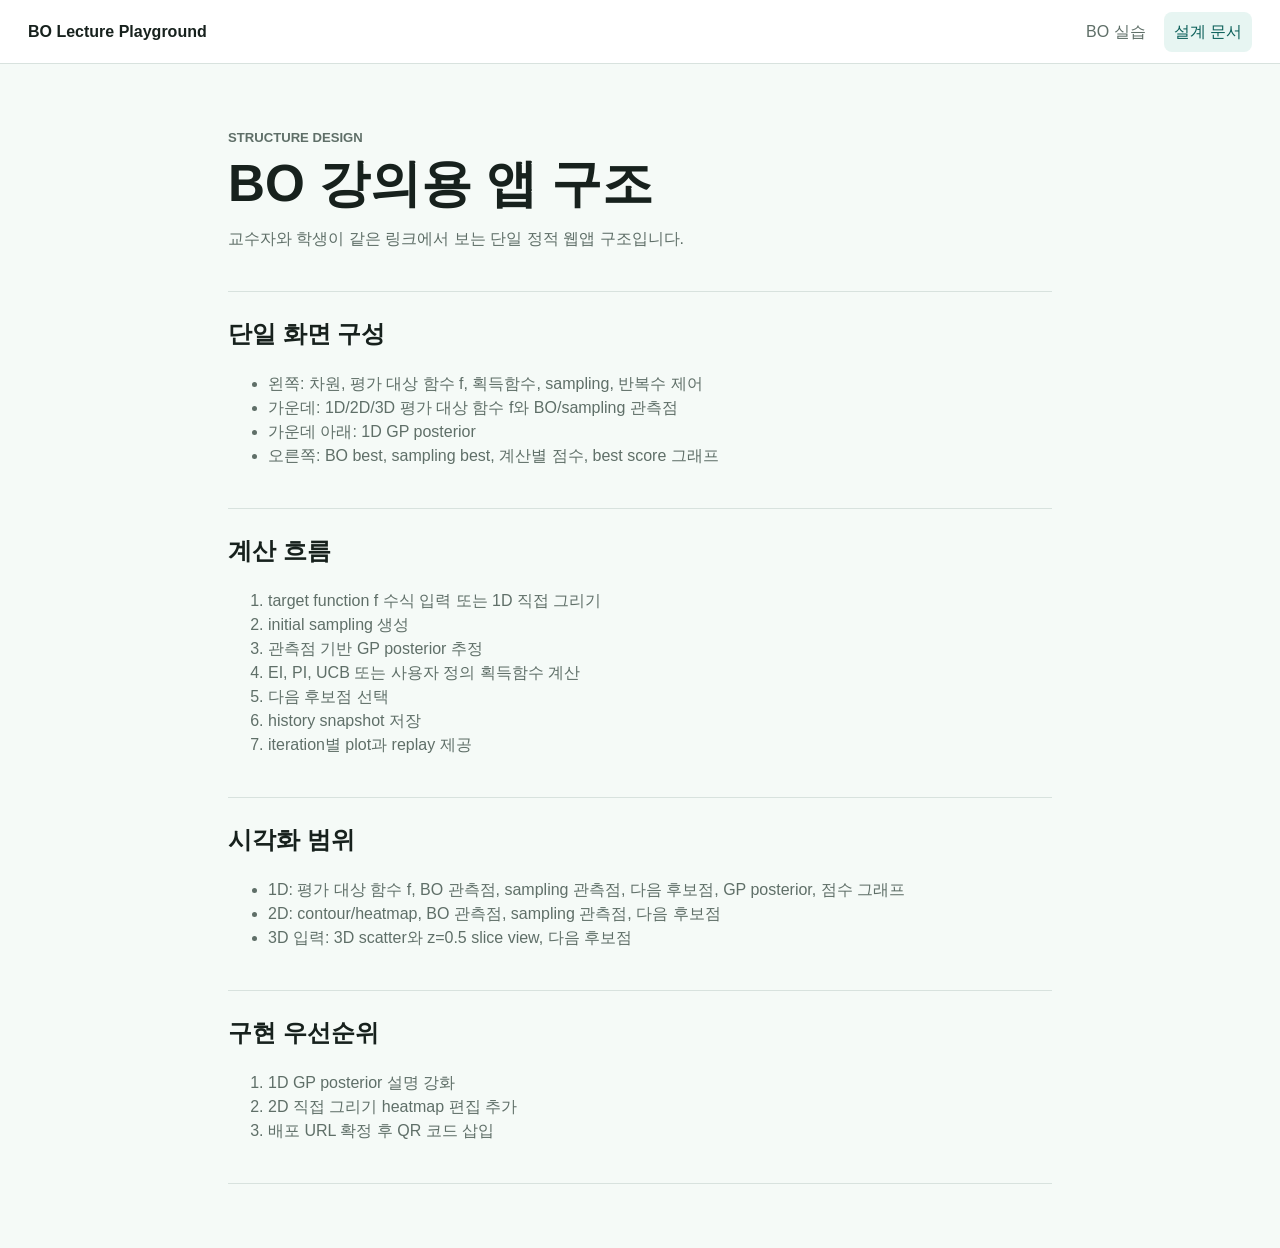
<file: design.html>
<!doctype html>
<html lang="ko">
  <head>
    <meta charset="utf-8">
    <meta name="viewport" content="width=device-width, initial-scale=1">
    <title>설계 문서 | BO Lecture Playground</title>
    <link rel="icon" href="data:,">
    <link rel="stylesheet" href="./assets/css/main.css?v=0.4.3">
  </head>
  <body data-page="home">
    <header class="site-header">
      <a class="brand" href="./index.html">BO Lecture Playground</a>
      <nav class="top-nav" aria-label="Primary">
        <a href="./index.html">BO 실습</a>
        <a href="./design.html" aria-current="page">설계 문서</a>
      </nav>
    </header>

    <main class="doc-page">
      <section class="doc-section">
        <p class="eyebrow">Structure Design</p>
        <h1>BO 강의용 앱 구조</h1>
        <p>
          교수자와 학생이 같은 링크에서 보는 단일 정적 웹앱 구조입니다.
        </p>
      </section>

      <section class="doc-section">
        <h2>단일 화면 구성</h2>
        <ul>
          <li>왼쪽: 차원, 평가 대상 함수 f, 획득함수, sampling, 반복수 제어</li>
          <li>가운데: 1D/2D/3D 평가 대상 함수 f와 BO/sampling 관측점</li>
          <li>가운데 아래: 1D GP posterior</li>
          <li>오른쪽: BO best, sampling best, 계산별 점수, best score 그래프</li>
        </ul>
      </section>

      <section class="doc-section">
        <h2>계산 흐름</h2>
        <ol>
          <li>target function f 수식 입력 또는 1D 직접 그리기</li>
          <li>initial sampling 생성</li>
          <li>관측점 기반 GP posterior 추정</li>
          <li>EI, PI, UCB 또는 사용자 정의 획득함수 계산</li>
          <li>다음 후보점 선택</li>
          <li>history snapshot 저장</li>
          <li>iteration별 plot과 replay 제공</li>
        </ol>
      </section>

      <section class="doc-section">
        <h2>시각화 범위</h2>
        <ul>
          <li>1D: 평가 대상 함수 f, BO 관측점, sampling 관측점, 다음 후보점, GP posterior, 점수 그래프</li>
          <li>2D: contour/heatmap, BO 관측점, sampling 관측점, 다음 후보점</li>
          <li>3D 입력: 3D scatter와 z=0.5 slice view, 다음 후보점</li>
        </ul>
      </section>

      <section class="doc-section">
        <h2>구현 우선순위</h2>
        <ol>
          <li>1D GP posterior 설명 강화</li>
          <li>2D 직접 그리기 heatmap 편집 추가</li>
          <li>배포 URL 확정 후 QR 코드 삽입</li>
        </ol>
      </section>
    </main>

    <script src="./assets/js/app.bundle.js?v=0.6.1" defer></script>
  </body>
</html>
</file>
<file: assets/css/main.css>
:root {
  color-scheme: light;
  --ink: #17211d;
  --muted: #5f6f68;
  --line: #d8e2de;
  --panel: #ffffff;
  --soft: #f5faf7;
  --accent: #0f766e;
  --accent-strong: #0b5f59;
  --blue: #2563eb;
  --warning: #b45309;
  --shadow: 0 16px 40px rgba(23, 33, 29, 0.08);
}

* {
  box-sizing: border-box;
}

body {
  margin: 0;
  background: var(--soft);
  color: var(--ink);
  font-family: Arial, "Noto Sans KR", sans-serif;
  line-height: 1.5;
}

a {
  color: inherit;
}

button,
input,
select,
textarea {
  font: inherit;
}

.site-header {
  display: flex;
  align-items: center;
  justify-content: space-between;
  gap: 24px;
  min-height: 64px;
  padding: 0 28px;
  background: rgba(255, 255, 255, 0.94);
  border-bottom: 1px solid var(--line);
  position: sticky;
  top: 0;
  z-index: 5;
}

.brand {
  font-weight: 800;
  text-decoration: none;
}

.top-nav {
  display: flex;
  align-items: center;
  gap: 8px;
  flex-wrap: wrap;
}

.top-nav a {
  padding: 8px 10px;
  border-radius: 8px;
  color: var(--muted);
  text-decoration: none;
}

.top-nav a[aria-current="page"],
.top-nav a:hover {
  background: #e7f5f2;
  color: var(--accent-strong);
}

.intro-band {
  display: grid;
  grid-template-columns: minmax(0, 1fr) minmax(280px, 380px);
  gap: 36px;
  align-items: center;
  padding: 56px 28px;
  max-width: 1160px;
  margin: 0 auto;
}

.intro-copy h1 {
  max-width: 720px;
  margin: 0 0 16px;
  font-size: clamp(2rem, 4vw, 3.8rem);
  line-height: 1.05;
  letter-spacing: 0;
}

.intro-copy p {
  max-width: 680px;
  color: var(--muted);
  font-size: 1.06rem;
}

.eyebrow {
  margin: 0 0 8px;
  color: var(--accent);
  font-size: 0.82rem;
  font-weight: 800;
  text-transform: uppercase;
}

.button-row {
  display: flex;
  gap: 10px;
  flex-wrap: wrap;
  margin-top: 22px;
}

.button-row.compact {
  margin-top: 16px;
}

.button,
button {
  min-height: 42px;
  border: 1px solid var(--line);
  border-radius: 8px;
  background: #ffffff;
  color: var(--ink);
  padding: 10px 14px;
  text-decoration: none;
  cursor: pointer;
}

.button.primary,
button.primary {
  border-color: var(--accent);
  background: var(--accent);
  color: #ffffff;
}

.button:hover,
button:hover {
  border-color: var(--accent);
}

.access-panel,
.feature-card,
.control-panel,
.explain-panel {
  background: var(--panel);
  border: 1px solid var(--line);
  border-radius: 8px;
  box-shadow: var(--shadow);
}

.access-panel {
  padding: 22px;
}

.access-panel h2,
.feature-card h2,
.control-panel h1,
.explain-panel h2 {
  margin-top: 0;
}

.qr-placeholder {
  display: grid;
  place-items: center;
  width: 160px;
  height: 160px;
  margin: 16px 0;
  border: 1px dashed var(--accent);
  border-radius: 8px;
  color: var(--accent);
  font-weight: 800;
}

.muted {
  color: var(--muted);
}

.content-grid {
  display: grid;
  grid-template-columns: repeat(3, minmax(0, 1fr));
  gap: 16px;
  max-width: 1160px;
  margin: 0 auto;
  padding: 0 28px 56px;
}

.feature-card {
  padding: 20px;
}

.feature-card p {
  color: var(--muted);
}

.site-footer {
  padding: 24px 28px;
  color: var(--muted);
  border-top: 1px solid var(--line);
}

.doc-page {
  max-width: 880px;
  margin: 0 auto;
  padding: 40px 28px 64px;
}

.doc-section {
  padding: 24px 0;
  border-bottom: 1px solid var(--line);
}

.doc-section h1 {
  margin: 0 0 12px;
  font-size: clamp(2rem, 4vw, 3.2rem);
  line-height: 1.08;
}

.doc-section h2 {
  margin-top: 0;
}

.doc-section p,
.doc-section li {
  color: var(--muted);
}

.app-shell {
  display: grid;
  grid-template-columns: 280px minmax(0, 1fr) 300px;
  gap: 16px;
  padding: 20px;
  min-height: calc(100vh - 64px);
}

.app-layout {
  grid-template-columns: 300px minmax(0, 1fr) 300px;
}

body.plot-focus .app-layout {
  grid-template-columns: minmax(0, 1fr);
}

body.plot-focus .control-panel,
body.plot-focus .explain-panel {
  display: none;
}

.control-panel,
.explain-panel {
  padding: 18px;
  align-self: start;
}

.control-panel label {
  display: grid;
  gap: 6px;
  margin-bottom: 14px;
  color: var(--muted);
  font-size: 0.92rem;
  font-weight: 700;
}

.control-panel select,
.control-panel input,
.control-panel textarea {
  width: 100%;
  border: 1px solid var(--line);
  border-radius: 8px;
  background: #ffffff;
  color: var(--ink);
  padding: 8px 10px;
}

.control-panel select,
.control-panel input {
  min-height: 40px;
}

.control-panel input[type="range"] {
  min-height: 28px;
  padding: 0;
  accent-color: var(--accent);
}

.control-panel textarea {
  min-height: 104px;
  resize: vertical;
  font-family: Consolas, "Courier New", monospace;
  line-height: 1.45;
}

.draw-panel {
  display: grid;
  gap: 8px;
  margin: 0 0 14px;
}

.draw-panel canvas {
  width: 100%;
  height: 150px;
  border: 1px solid var(--line);
  border-radius: 8px;
  background: #ffffff;
  touch-action: none;
}

.draw-panel button {
  min-height: 36px;
  justify-self: start;
  padding: 7px 10px;
}

.field-help {
  color: var(--muted);
  font-size: 0.78rem;
  font-weight: 400;
}

.field-error {
  color: #b91c1c;
}

.is-hidden {
  display: none !important;
}

.visual-stage {
  min-width: 0;
}

.stage-header {
  display: flex;
  align-items: flex-start;
  justify-content: space-between;
  gap: 16px;
  margin-bottom: 12px;
}

.stage-header h2 {
  margin: 0;
}

.iteration-label {
  margin: 0;
  color: var(--accent-strong);
  font-weight: 800;
}

.stage-tools {
  display: grid;
  justify-items: end;
  gap: 8px;
}

.plot-toolbar {
  display: flex;
  gap: 6px;
  flex-wrap: wrap;
  justify-content: flex-end;
}

.plot-toolbar button {
  min-height: 34px;
  padding: 6px 10px;
  font-size: 0.9rem;
}

.plot-area {
  height: clamp(500px, calc(100vh - 188px), 620px);
  background: #ffffff;
  border: 1px solid var(--line);
  border-radius: 8px;
  box-shadow: var(--shadow);
  overflow: hidden;
}

body.plot-focus .plot-area {
  height: clamp(620px, calc(100vh - 150px), 780px);
}

.model-panel {
  display: grid;
  grid-template-columns: minmax(0, 1fr);
  gap: 12px;
  margin-top: 12px;
}

.model-card {
  min-width: 0;
  background: #ffffff;
  border: 1px solid var(--line);
  border-radius: 8px;
  box-shadow: var(--shadow);
  overflow: hidden;
}

.model-card-header {
  display: flex;
  align-items: baseline;
  justify-content: space-between;
  gap: 12px;
  padding: 10px 12px 0;
}

.model-card-header h3 {
  margin: 0;
  font-size: 0.95rem;
}

.model-card-header p {
  margin: 0;
  color: var(--muted);
  font-size: 0.76rem;
  text-align: right;
}

.model-plot {
  height: 210px;
}

.fallback-plot {
  padding: 24px;
}

.metric-list {
  display: grid;
  gap: 10px;
  margin: 16px 0;
}

.metric-list div {
  display: flex;
  justify-content: space-between;
  gap: 12px;
  padding: 10px 0;
  border-bottom: 1px solid var(--line);
}

.metric-list dt {
  color: var(--muted);
  font-weight: 700;
}

.metric-list dd {
  margin: 0;
  font-weight: 800;
}

.plot-caption {
  margin: 14px 0 6px;
  color: var(--muted);
  font-size: 0.86rem;
  font-weight: 800;
}

.mini-plot {
  height: 150px;
  margin-top: 0;
  border: 1px solid var(--line);
  border-radius: 8px;
  background: #ffffff;
  overflow: hidden;
}

@media (max-width: 980px) {
  .intro-band,
  .app-shell,
  .app-layout {
    grid-template-columns: 1fr;
  }

  .content-grid {
    grid-template-columns: 1fr;
  }

  .plot-area {
    min-height: 420px;
  }

  .model-panel {
    grid-template-columns: 1fr;
  }
}

@media (max-width: 640px) {
  .site-header {
    align-items: flex-start;
    flex-direction: column;
    padding: 14px 18px;
  }

  .intro-band,
  .content-grid,
  .app-shell {
    padding-left: 16px;
    padding-right: 16px;
  }
}
</file>
